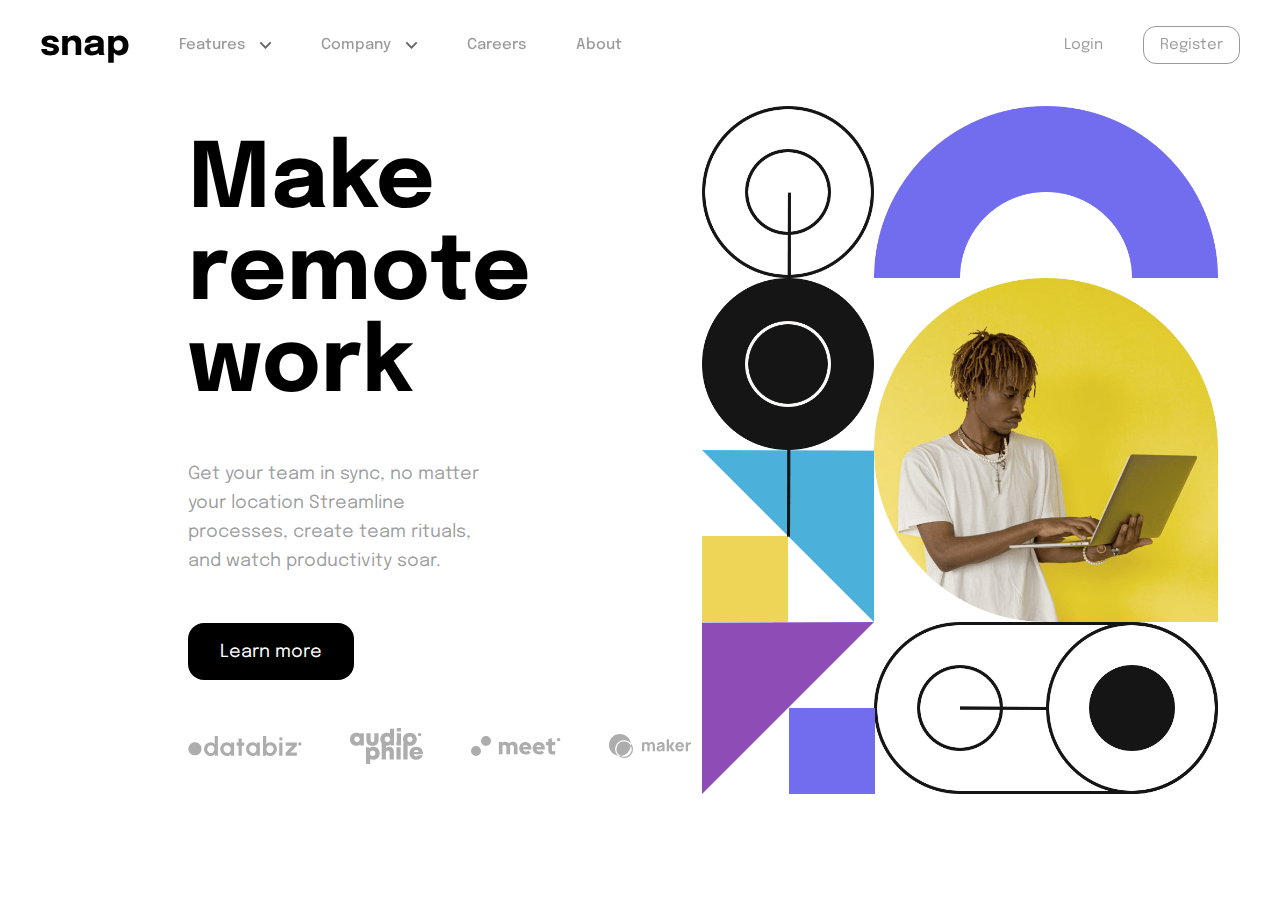
<file: snap-website/index.html>
<!DOCTYPE html>
<html lang="pt-BR">
  <head>
    <meta charset="UTF-8" />
    <meta name="viewport" content="width=device-width, initial-scale=1.0" />
    <link rel="stylesheet" href="styles/reset.css" />
    <link rel="stylesheet" href="styles/header.css" />
    <link rel="stylesheet" href="styles/body.css" />
    <link
      rel="shortcut icon"
      href="public/favicon-32x32.png"
      type="image/x-icon"
    />
    <title>Snap</title>
  </head>
  <body>
    <header class="header">
      <div class="container-title-and-links">
        <h1 class="title-main">Snap</h1>

        <nav>
          <ul class="list-links">
            <div class="container-link-and-icon">
              <li class="link">Features</li>
              <img src="public/icon-arrow-down.svg" alt="icon-menu" />
            </div>
            <div class="container-link-and-icon">
              <li class="link">Company</li>
              <img src="public/icon-arrow-down.svg" alt="icon-menu" />
            </div>
            <li class="link">Careers</li>
            <li class="link">About</li>
          </ul>
        </nav>
      </div>

      <div class="container-button-relation-account">
        <a
          href="#"
          class="btn-relation-account"
          onclick="redirectUser('pages/login/index.html')"
          >Login</a
        >
        <a
          href="#"
          class="btn-relation-account register"
          onclick="redirectUser('pages/register/index.html')"
          >Register</a
        >
      </div>

      <div class="background">
        <button class="menu__icon">
          <span></span>
          <span></span>
          <span></span>
        </button>
      </div>
    </header>

    <section class="container-data-and-image">
      <section class="container-data">
        <div class="container-main-data">
          <div class="container-data-itens">
            <h1 class="title-data-container">Make</h1>
            <h1 class="title-data-container">remote work</h1>
          </div>

          <p class="data-container">
            Get your team in sync, no matter your location Streamline processes,
            create team rituals, and watch productivity soar.
          </p>

          <a href="#" class="link-learn-more">Learn more</a>

          <div class="container-customers">
            <img
              src="public/client-databiz.svg"
              alt="customer-img"
              class="customer-img"
            />

            <img
              src="public/client-audiophile.svg"
              alt="customer-img"
              class="customer-img"
            />

            <img
              src="public/client-meet.svg"
              alt="customer-img"
              class="customer-img"
            />

            <img
              src="public/client-maker.svg"
              alt="customer-img"
              class="customer-img"
            />
          </div>
        </div>
      </section>

      <div class="container-background">
        <img
          src="public/image-hero-desktop.png"
          alt="image-background"
          class="img-background"
        />
      </div>
    </section>

    <script src="js/link.js"></script>
    <script src="js/menu.js"></script>
  </body>
</html>
</file>
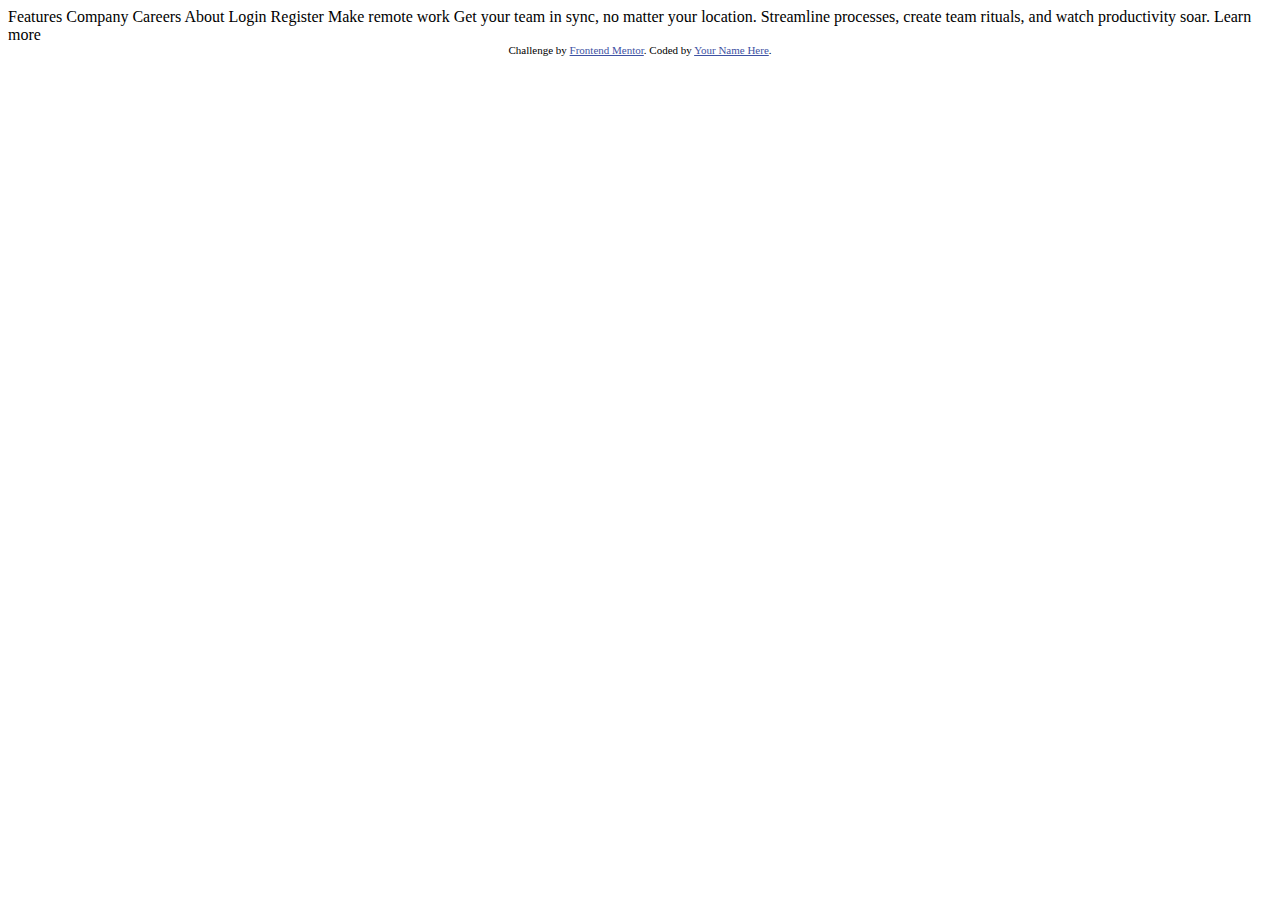
<file: snap-website/intro-section-with-dropdown-navigation-main/intro-section-with-dropdown-navigation-main/index.html>
<!DOCTYPE html>
<html lang="en">
<head>
  <meta charset="UTF-8">
  <meta name="viewport" content="width=device-width, initial-scale=1.0"> <!-- displays site properly based on user's device -->

  <link rel="icon" type="image/png" sizes="32x32" href="./images/favicon-32x32.png">
  
  <title>Frontend Mentor | Intro section with dropdown navigation</title>

  <!-- Feel free to remove these styles or customise in your own stylesheet 👍 -->
  <style>
    .attribution { font-size: 11px; text-align: center; }
    .attribution a { color: hsl(228, 45%, 44%); }
  </style>
</head>
<body>

  Features
  Company
  Careers
  About

  Login
  Register

  Make remote work

  Get your team in sync, no matter your location. Streamline processes, 
  create team rituals, and watch productivity soar.

  Learn more
  
  <div class="attribution">
    Challenge by <a href="https://www.frontendmentor.io?ref=challenge" target="_blank">Frontend Mentor</a>. 
    Coded by <a href="#">Your Name Here</a>.
  </div>
</body>
</html>
</file>
<file: snap-website/styles/header.css>
.header {
  height: 90px;
  top: 0;
  position: fixed;
  display: flex;
  align-items: center;
  justify-content: space-between;
  width: 100%;
}

.container-title-and-links {
  margin-left: 2.5rem;
  display: flex;
  align-items: center;
  gap: 3rem;
}

.title-main {
  font-weight: 700;
  text-transform: lowercase;
}

.container-link-and-icon {
  display: flex;
  align-items: center;
  gap: 0.8rem;
}

.container-link-and-icon > img {
  height: 8px;
}

.list-links {
  display: flex;
  gap: 3rem;
}

.link {
  font-size: 15px;
  color: rgba(0, 0, 0, 0.4);
  font-weight: 500;
  transition: 0.5s;
  border: 1px solid transparent;
}

.link:hover {
  border-bottom: 1px solid rgba(0, 0, 0, 0.4);
}

.container-button-relation-account {
  margin-right: 2.5rem;
  display: flex;
  align-items: center;
  gap: 1.5rem;
}

.btn-relation-account {
  font-size: 15px;
  color: rgba(0, 0, 0, 0.4);
  padding: 0.6rem 1rem;
  transition: 0.5s;
}

.register {
  border-radius: 0.8rem;
  border: 1px solid rgba(0, 0, 0, 0.4);
}

.register:hover {
  background-color: rgba(0, 0, 0, 0.4);
  color: #fff;
}

.background {
  border-radius: 16px;
  border: 1px solid #1a1a1a;
  background: rgba(74, 74, 74, 0.39);
  mix-blend-mode: luminosity;
  box-shadow: 0 0 0 1px rgba(0, 0, 0, 0.2);
  backdrop-filter: blur(15px);
  width: 65px;
  height: 65px;
  display: none;
  align-items: center;
  justify-content: center;
  cursor: pointer;
  margin-right: 2rem;
}

.menu__icon {
  width: 32px;
  height: 32px;
  padding: 4px;
  cursor: pointer;
}

.menu__icon span {
  display: block;
  width: 100%;
  height: 0.125rem;
  border-radius: 2px;
  background-color: rgb(0, 122, 255);
  box-shadow: 0 0.5px 2px 0 hsla(0, 0%, 0%, 0.2);
  transition: background-color 0.4s;
  position: relative;
}

.menu__icon span + span {
  margin-top: 0.375rem;
}

.menu__icon span:nth-child(1) {
  animation: ease 0.8s menu-icon-top-2 forwards;
}

.menu__icon span:nth-child(2) {
  animation: ease 0.8s menu-icon-scaled-2 forwards;
}

.menu__icon span:nth-child(3) {
  animation: ease 0.8s menu-icon-bottom-2 forwards;
}

.menu__icon:hover span:nth-child(1) {
  animation: ease 0.8s menu-icon-top forwards;
}

.menu__icon:hover span:nth-child(2) {
  animation: ease 0.8s menu-icon-scaled forwards;
}

.menu__icon:hover span:nth-child(3) {
  animation: ease 0.8s menu-icon-bottom forwards;
  background-color: rgb(255, 59, 48);
}

@keyframes menu-icon-top {
  0% {
    top: 0;
    transform: rotate(0);
  }

  50% {
    top: 0.5rem;
    transform: rotate(0);
  }

  100% {
    top: 0.5rem;
    transform: rotate(45deg);
  }
}

@keyframes menu-icon-top-2 {
  0% {
    top: 0.5rem;
    transform: rotate(45deg);
  }

  50% {
    top: 0.5rem;
    transform: rotate(0);
  }

  100% {
    top: 0;
    transform: rotate(0);
  }
}

@keyframes menu-icon-bottom {
  0% {
    bottom: 0;
    transform: rotate(0);
  }

  50% {
    bottom: 0.5rem;
    transform: rotate(0);
  }

  100% {
    bottom: 0.5rem;
    transform: rotate(135deg);
  }
}

@keyframes menu-icon-bottom-2 {
  0% {
    bottom: 0.5rem;
    transform: rotate(135deg);
  }

  50% {
    bottom: 0.5rem;
    transform: rotate(0);
  }

  100% {
    bottom: 0;
    transform: rotate(0);
  }
}

@keyframes menu-icon-scaled {
  50% {
    transform: scale(0);
  }

  100% {
    transform: scale(0);
  }
}

@keyframes menu-icon-scaled-2 {
  0% {
    transform: scale(0);
  }

  50% {
    transform: scale(0);
  }

  100% {
    transform: scale(1);
  }
}

/* RESPONSIVE */

@media (max-width: 1000px) {
  .container-button-relation-account,
  .list-links {
    display: none;
  }

  .background {
    display: flex;
  }
}
</file>
<file: snap-website/styles/body.css>
.container-data-and-image {
  width: 100%;
  height: calc(100vh - 90px);
  display: flex;
  align-items: center;
  justify-content: center;
  flex-wrap: wrap-reverse;
}

.container-data {
  width: 50%;
  height: 100%;
  display: flex;
  align-items: center;
  justify-content: center;
}

.container-main-data {
  display: flex;
  align-items: flex-start;
  justify-content: center;
  flex-direction: column;
  gap: 3rem;
  margin-left: 15rem;
}

.title-data-container {
  font-size: 5em;
  font-weight: 700;
}

.data-container {
  color: rgba(0, 0, 0, 0.4);
  line-height: 1.8rem;
  width: 60%;
}

.link-learn-more {
  background-color: #000;
  color: #fff;
  padding: 1.2rem 2rem;
  border-radius: 1rem;
}

.container-background {
  width: 50%;
  height: 100%;
  display: flex;
  align-items: center;
  justify-content: center;
}

.img-background {
  width: 85%;
  height: 85%;
  object-fit: contain;
  object-position: center;
}

.container-customers {
  display: flex;
  align-items: center;
  gap: 3rem;
  width: 50%;
}
</file>
